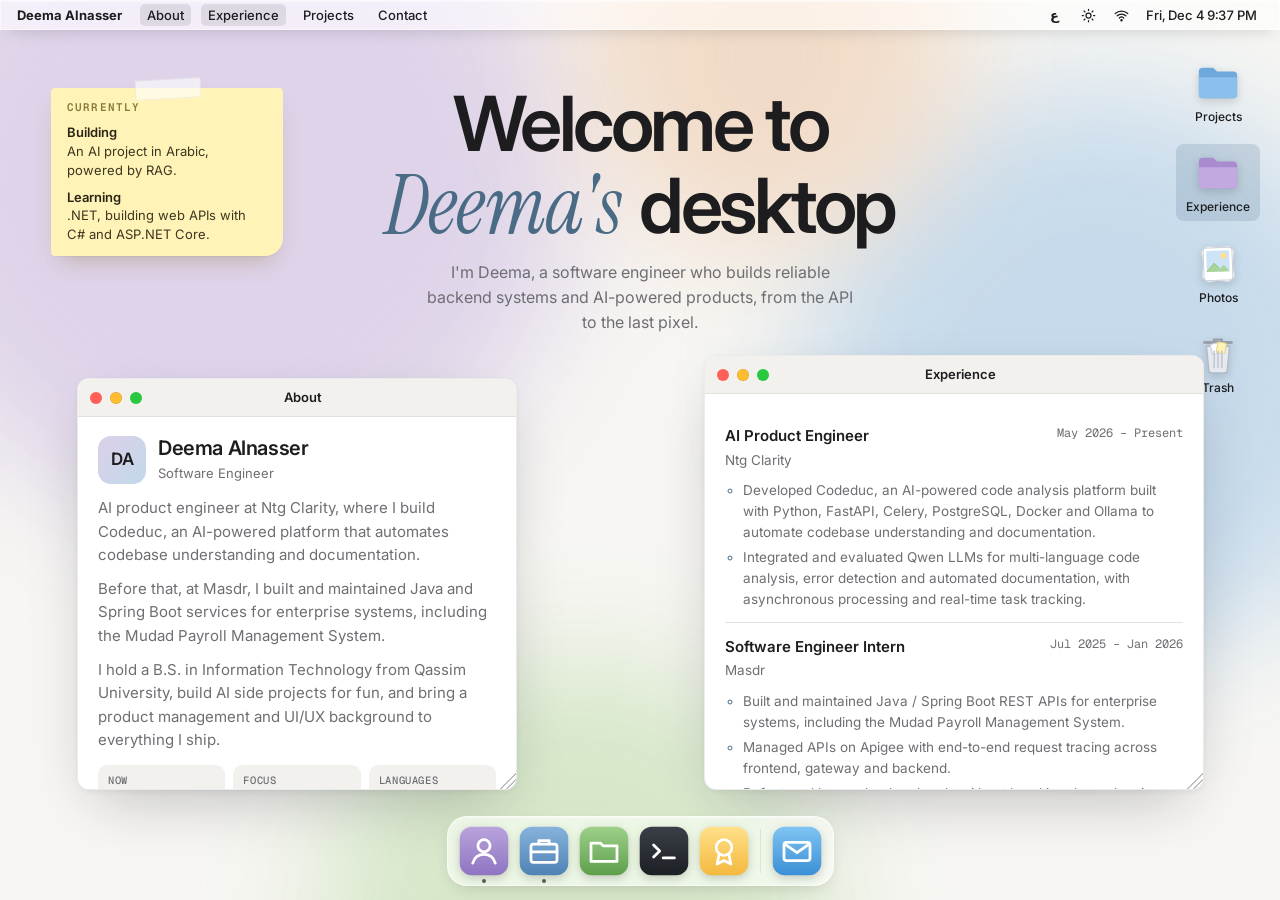
<file: index.html>
<!doctype html>
<html lang="en" dir="ltr" data-theme="light">
<head>
<meta charset="utf-8">
<meta name="viewport" content="width=device-width, initial-scale=1, viewport-fit=cover">
<title>Deema Alnasser · Software Engineer</title>
<link rel="icon" type="image/png" sizes="32x32" href="assets/img/favicon-32.png">
<link rel="icon" type="image/png" sizes="192x192" href="assets/img/favicon-192.png">
<link rel="apple-touch-icon" href="assets/img/apple-touch-icon.png">
<script defer src="https://cloud.umami.is/script.js" data-website-id="d9d3efde-2d02-4168-846e-6823e8592973"></script>
<meta name="description" content="Deema Alnasser, software engineer. Projects, experience, skills and certificates.">
<meta property="og:title" content="Deema Alnasser · Software Engineer">
<meta property="og:description" content="Software engineer building reliable, well-designed web products.">
<meta property="og:type" content="website">
<link rel="preconnect" href="https://fonts.googleapis.com">
<link rel="preconnect" href="https://fonts.gstatic.com" crossorigin>
<link rel="preconnect" href="https://github.com">
<link rel="preconnect" href="https://github-production-user-asset-6210df.s3.amazonaws.com">
<link rel="stylesheet" href="https://fonts.googleapis.com/css2?family=Inter:wght@300;400;500;600;700&family=Geist+Mono:wght@400;500&family=Instrument+Serif:ital@0;1&family=IBM+Plex+Sans+Arabic:wght@400;500;600;700&display=swap">
<link rel="stylesheet" href="assets/css/style.css">
</head>
<body>
<main id="desktop">
  <div class="wallpaper" aria-hidden="true"><i></i><i></i><i></i><i></i></div>

  <nav class="menubar glass gutter" aria-label="Main">
    <ul>
      <li class="brand" data-t="name"></li>
      <li class="hide-sm"><button data-open="about" data-t="about"></button></li>
      <li class="hide-sm"><button data-open="experience" data-t="experience"></button></li>
      <li class="hide-sm"><button data-open="projects" data-t="projects"></button></li>
      <li class="hide-sm"><button data-open="contact" data-t="contact"></button></li>
    </ul>
    <ul class="right">
      <li><button type="button" data-lang-toggle aria-label="Switch language" style="font-weight:600;min-width:28px;justify-content:center"></button></li>
      <li><button type="button" data-theme-toggle aria-label="Switch light or dark"></button></li>
      <li class="hide-sm" aria-hidden="true"><svg viewBox="0 0 24 24" fill="none" stroke="currentColor" stroke-width="2" stroke-linecap="round" style="margin-inline:.3rem"><path d="M2 8.8a15 15 0 0 1 20 0M5 12.5a10 10 0 0 1 14 0M8.5 16a5 5 0 0 1 7 0"/><circle cx="12" cy="19.5" r="1" fill="currentColor"/></svg></li>
      <li class="clock" data-clock>--</li>
    </ul>
  </nav>

  <div class="desk gutter" id="desk">
    <header class="hello">
      <h1 data-h1>Welcome to<br>Deema's desktop</h1>
      <p data-intro></p>
    </header>

    <aside class="note" id="note" aria-label="Currently"></aside>

    <div class="icons">
      <button class="dicon" data-open="projects"><svg viewBox="0 0 48 48"><path d="M4 12a4 4 0 0 1 4-4h11l4 4h17a4 4 0 0 1 4 4v20a4 4 0 0 1-4 4H8a4 4 0 0 1-4-4z" fill="#6EA8DC"/><path d="M4 18h40v18a4 4 0 0 1-4 4H8a4 4 0 0 1-4-4z" fill="#8CC0EC"/></svg><span data-t="projects"></span></button>
      <button class="dicon" data-open="experience"><svg viewBox="0 0 48 48"><path d="M4 12a4 4 0 0 1 4-4h11l4 4h17a4 4 0 0 1 4 4v20a4 4 0 0 1-4 4H8a4 4 0 0 1-4-4z" fill="#A98BCF"/><path d="M4 18h40v18a4 4 0 0 1-4 4H8a4 4 0 0 1-4-4z" fill="#C3A9E2"/></svg><span data-t="experience"></span></button>
      <button class="dicon" data-open="photos"><svg viewBox="0 0 48 48"><rect x="9" y="7" width="30" height="34" rx="3" fill="#fff" stroke="#d6d9df" transform="rotate(-9 24 24)"/><rect x="9" y="7" width="30" height="34" rx="3" fill="#fff" stroke="#d6d9df" transform="rotate(6 24 24)"/><g transform="rotate(-2 24 24)"><rect x="9" y="7" width="30" height="34" rx="3" fill="#fff" stroke="#ccd0d7"/><rect x="12" y="10" width="24" height="22" rx="1.5" fill="#CFE3F7"/><circle cx="30" cy="15.5" r="3" fill="#FFE08A"/><path d="M12 32l8-9 6 6 4-4 6 7z" fill="#A9D49A"/><path d="M12 32l8-9 5 5" fill="none" stroke="#86B97A" stroke-width=".8"/></g></svg><span data-t="photos"></span></button>
      <button class="dicon" data-open="trash"><svg viewBox="0 0 48 48"><path class="tr-lid" d="M10 12h28" stroke="#9aa0aa" stroke-width="3" stroke-linecap="round"/><path d="M20 12V9h8v3" fill="none" stroke="#9aa0aa" stroke-width="2.4"/><path d="M12 16h24l-2.4 25a3 3 0 0 1-3 2.7H17.4a3 3 0 0 1-3-2.7z" fill="#E7EAF0" stroke="#b4bac4" stroke-width="1.4"/><g class="tr-paper"><rect x="17" y="13" width="9" height="11" rx="1" fill="#fff" stroke="#c9ced6" transform="rotate(-14 21 18)"/><rect x="23" y="12" width="9" height="11" rx="1" fill="#FFF3B8" stroke="#e5d58a" transform="rotate(10 27 17)"/></g><path d="M20 21v17M24 21v17M28 21v17" stroke="#c3c8d0" stroke-width="1.6" stroke-linecap="round"/></svg><span data-t="trash"></span></button>
    </div>

    <div id="windows"></div>
  </div>

  <div class="dock-wrap">
    <nav class="dock glass" id="dock" aria-label="Sections"></nav>
  </div>
</main>

<script src="assets/js/content.js"></script>
<script src="assets/js/main.js"></script>
</body>
</html>
</file>
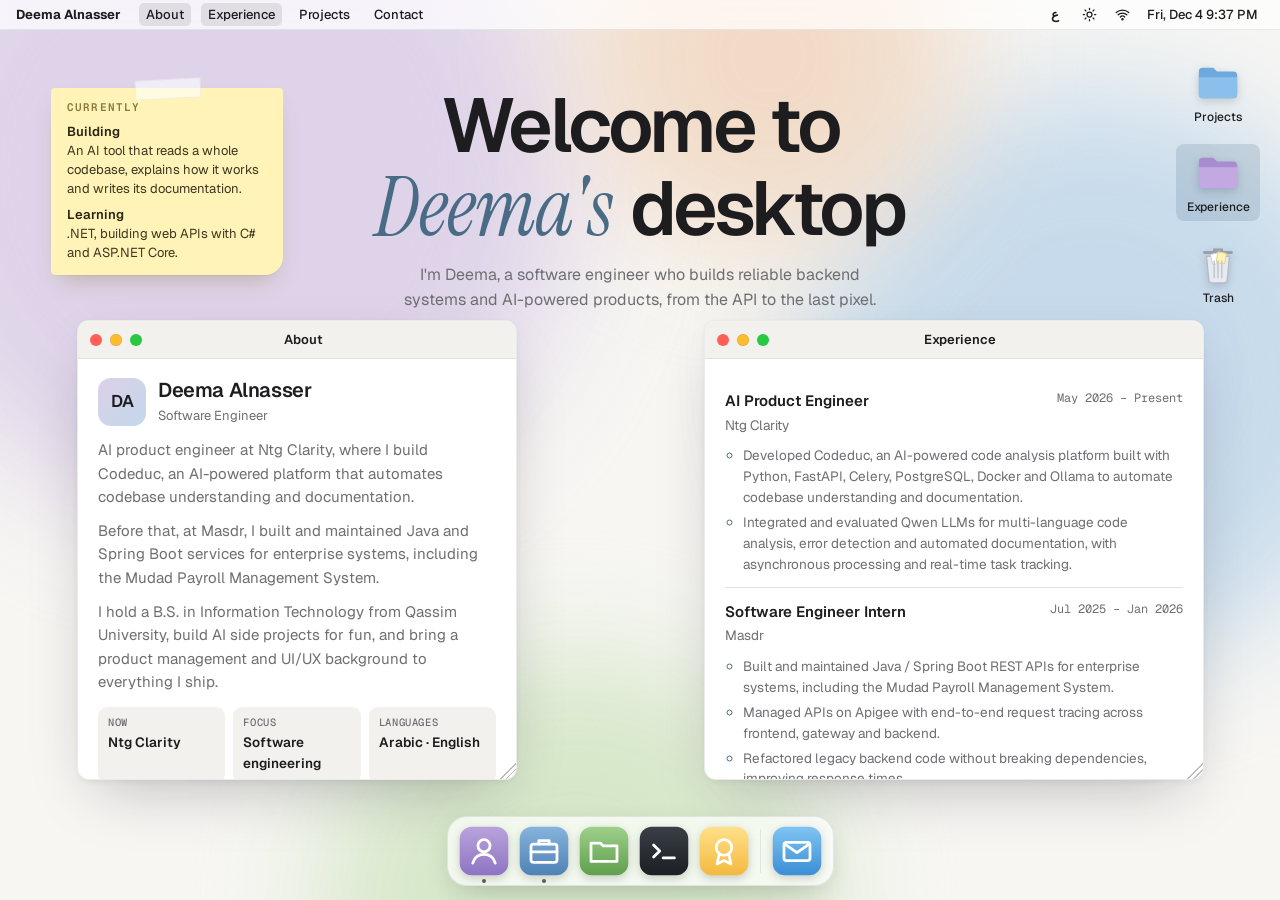
<file: Portfolio/index.html>
<!doctype html>
<html lang="en" dir="ltr" data-theme="light">
<head>
<meta charset="utf-8">
<meta name="viewport" content="width=device-width, initial-scale=1, viewport-fit=cover">
<title>Deema Alnasser · Software Engineer</title>
<meta name="description" content="Deema Alnasser, software engineer. Projects, experience, skills and certificates.">
<meta property="og:title" content="Deema Alnasser · Software Engineer">
<meta property="og:description" content="Software engineer building reliable, well-designed web products.">
<meta property="og:type" content="website">
<link rel="preconnect" href="https://fonts.googleapis.com">
<link rel="preconnect" href="https://fonts.gstatic.com" crossorigin>
<link rel="stylesheet" href="https://fonts.googleapis.com/css2?family=Geist:wght@300;400;500;600;700&family=Geist+Mono:wght@400;500&family=Instrument+Serif:ital@0;1&family=IBM+Plex+Sans+Arabic:wght@400;500;600;700&display=swap">
<link rel="stylesheet" href="assets/css/style.css">
</head>
<body>
<main id="desktop">
  <div class="wallpaper" aria-hidden="true"><i></i><i></i><i></i><i></i></div>

  <nav class="menubar glass gutter" aria-label="Main">
    <ul>
      <li class="brand" data-t="name"></li>
      <li class="hide-sm"><button data-open="about" data-t="about"></button></li>
      <li class="hide-sm"><button data-open="experience" data-t="experience"></button></li>
      <li class="hide-sm"><button data-open="projects" data-t="projects"></button></li>
      <li class="hide-sm"><button data-open="contact" data-t="contact"></button></li>
    </ul>
    <ul class="right">
      <li><button type="button" data-lang-toggle aria-label="Switch language" style="font-weight:600;min-width:28px;justify-content:center"></button></li>
      <li><button type="button" data-theme-toggle aria-label="Switch light or dark"></button></li>
      <li class="hide-sm" aria-hidden="true"><svg viewBox="0 0 24 24" fill="none" stroke="currentColor" stroke-width="2" stroke-linecap="round" style="margin-inline:.3rem"><path d="M2 8.8a15 15 0 0 1 20 0M5 12.5a10 10 0 0 1 14 0M8.5 16a5 5 0 0 1 7 0"/><circle cx="12" cy="19.5" r="1" fill="currentColor"/></svg></li>
      <li class="clock" data-clock>--</li>
    </ul>
  </nav>

  <div class="desk gutter" id="desk">
    <header class="hello">
      <h1 data-h1>Welcome to<br>Deema's desktop</h1>
      <p data-intro></p>
    </header>

    <aside class="note" id="note" aria-label="Currently"></aside>

    <div class="icons">
      <button class="dicon" data-open="projects"><svg viewBox="0 0 48 48"><path d="M4 12a4 4 0 0 1 4-4h11l4 4h17a4 4 0 0 1 4 4v20a4 4 0 0 1-4 4H8a4 4 0 0 1-4-4z" fill="#6EA8DC"/><path d="M4 18h40v18a4 4 0 0 1-4 4H8a4 4 0 0 1-4-4z" fill="#8CC0EC"/></svg><span data-t="projects"></span></button>
      <button class="dicon" data-open="experience"><svg viewBox="0 0 48 48"><path d="M4 12a4 4 0 0 1 4-4h11l4 4h17a4 4 0 0 1 4 4v20a4 4 0 0 1-4 4H8a4 4 0 0 1-4-4z" fill="#A98BCF"/><path d="M4 18h40v18a4 4 0 0 1-4 4H8a4 4 0 0 1-4-4z" fill="#C3A9E2"/></svg><span data-t="experience"></span></button>
      <button class="dicon" data-open="trash"><svg viewBox="0 0 48 48"><path class="tr-lid" d="M10 12h28" stroke="#9aa0aa" stroke-width="3" stroke-linecap="round"/><path d="M20 12V9h8v3" fill="none" stroke="#9aa0aa" stroke-width="2.4"/><path d="M12 16h24l-2.4 25a3 3 0 0 1-3 2.7H17.4a3 3 0 0 1-3-2.7z" fill="#E7EAF0" stroke="#b4bac4" stroke-width="1.4"/><g class="tr-paper"><rect x="17" y="13" width="9" height="11" rx="1" fill="#fff" stroke="#c9ced6" transform="rotate(-14 21 18)"/><rect x="23" y="12" width="9" height="11" rx="1" fill="#FFF3B8" stroke="#e5d58a" transform="rotate(10 27 17)"/></g><path d="M20 21v17M24 21v17M28 21v17" stroke="#c3c8d0" stroke-width="1.6" stroke-linecap="round"/></svg><span data-t="trash"></span></button>
    </div>

    <div id="windows"></div>
  </div>

  <div class="dock-wrap">
    <nav class="dock glass" id="dock" aria-label="Sections"></nav>
  </div>
</main>

<script src="assets/js/content.js"></script>
<script src="assets/js/main.js"></script>
</body>
</html>
</file>
<file: assets/css/style.css>
/* Thmanyah — local files (check the Thmanyah license before publishing) */
@font-face{font-family:"Thmanyah Sans";src:url(../fonts/thmanyahsans-Regular.woff2) format("woff2");font-weight:400;font-display:swap}
@font-face{font-family:"Thmanyah Sans";src:url(../fonts/thmanyahsans-Medium.woff2) format("woff2");font-weight:500;font-display:swap}
@font-face{font-family:"Thmanyah Sans";src:url(../fonts/thmanyahsans-Bold.woff2) format("woff2");font-weight:600 700;font-display:swap}
@font-face{font-family:"Thmanyah Serif Display";src:url(../fonts/thmanyahserifdisplay-Bold.woff2) format("woff2");font-weight:700;font-display:swap}
/* Deema Alnasser — portfolio. Mac desktop layout: menu bar, dock, draggable windows.
   English + Arabic (RTL). Colors are tokens on :root; dark theme under [data-theme="dark"]. */
:root{
  --paper:#F7F6F3; --surface:#FFFFFF; --surface-2:#F2F1EE; --ink:#1D1D1F; --muted:#6E6E73; --line:#E3E1DC;
  --accent:#496B85; --accent-ink:#FFFFFF; --accent-soft:#E3EBF2;
  --lav:#DCD0E8; --sage:#D3E6C5; --sky:#C2D8EB; --peach:#F1D9C4;
  --chrome:rgba(255,255,255,.72); --chrome-line:rgba(0,0,0,.08); --shadow:0 24px 60px -20px rgba(20,20,30,.28),0 2px 6px rgba(20,20,30,.06);
  --red:#FF5F57; --yellow:#FEBC2E; --green:#28C840;
  --sans:-apple-system,BlinkMacSystemFont,"SF Pro Text","SF Pro Display","Inter","Segoe UI",system-ui,sans-serif;
  --serif:"Instrument Serif",Georgia,serif;
  --mono:ui-monospace,"SF Mono",Menlo,"Geist Mono",monospace;
  --ease:cubic-bezier(.2,.7,.1,1);
}
:root[lang="ar"]{
  --sans:"Thmanyah Sans","IBM Plex Sans Arabic",-apple-system,"Inter","Segoe UI",Tahoma,sans-serif;
  --serif:"Thmanyah Serif Display","Thmanyah Sans","IBM Plex Sans Arabic",serif;
  --mono:"Thmanyah Sans","IBM Plex Sans Arabic","Geist Mono",ui-monospace,monospace;
}
@media (prefers-color-scheme:dark){:root:not([data-theme="light"]){
  --paper:#141416; --surface:#1E1E21; --surface-2:#252528; --ink:#F2F2F4; --muted:#9A9AA1; --line:#2F2F33;
  --accent:#93B3CC; --accent-ink:#0F161C; --accent-soft:#1F2A33;
  --lav:#3A3047; --sage:#2D3F27; --sky:#263A4D; --peach:#4A3526;
  --chrome:rgba(36,36,40,.72); --chrome-line:rgba(255,255,255,.08); --shadow:0 24px 60px -20px rgba(0,0,0,.7),0 2px 6px rgba(0,0,0,.3); color-scheme:dark}}
:root[data-theme="dark"]{
  --paper:#141416; --surface:#1E1E21; --surface-2:#252528; --ink:#F2F2F4; --muted:#9A9AA1; --line:#2F2F33;
  --accent:#93B3CC; --accent-ink:#0F161C; --accent-soft:#1F2A33;
  --lav:#3A3047; --sage:#2D3F27; --sky:#263A4D; --peach:#4A3526;
  --chrome:rgba(36,36,40,.72); --chrome-line:rgba(255,255,255,.08); --shadow:0 24px 60px -20px rgba(0,0,0,.7),0 2px 6px rgba(0,0,0,.3); color-scheme:dark}

*{box-sizing:border-box}
body{margin:0;background:var(--paper);color:var(--ink);font:400 15px/1.55 var(--sans);-webkit-font-smoothing:antialiased;overflow-x:clip}
:root[lang="ar"] body{font-size:16px;line-height:1.7}
a{color:inherit}
button{font:inherit;color:inherit}
:focus-visible{outline:2px solid var(--accent);outline-offset:2px;border-radius:6px}
.gutter{padding-left:max(16px,env(safe-area-inset-left,0px));padding-right:max(16px,env(safe-area-inset-right,0px))}

/* shared mac bits */
.lights{display:flex;gap:8px}
.lights i{width:12px;height:12px;border-radius:50%;display:block;background:var(--red);box-shadow:inset 0 0 0 .5px rgba(0,0,0,.15)}
.lights i:nth-child(2){background:var(--yellow)}.lights i:nth-child(3){background:var(--green)}
.lights button{appearance:none;border:0;padding:0;width:12px;height:12px;border-radius:50%;background:var(--red);cursor:pointer;display:grid;place-items:center}
.lights button svg{width:7px;height:7px;opacity:0;color:#7a1d17}
.lights:hover button svg{opacity:1}
.glass{background:var(--chrome);backdrop-filter:blur(24px) saturate(1.6);-webkit-backdrop-filter:blur(24px) saturate(1.6)}
.chip{display:inline-block;font:500 12px/1.2 var(--sans);padding:.4rem .6rem;border-radius:6px;background:var(--accent-soft);color:var(--ink)}
:root[lang="ar"] .chip{font-size:13px}
.tagdot{width:9px;height:9px;border-radius:50%;display:inline-block;flex:none}
.t-eng{background:#6E9BC4}.t-design{background:#B48FD0}.t-people{background:#7DB36A}
.kbd{direction:ltr;unicode-bidi:isolate;font:500 11px/1 "Geist Mono",ui-monospace,monospace;border:1px solid var(--line);border-bottom-width:2px;border-radius:5px;padding:.25rem .4rem;color:var(--muted);background:var(--surface)}

/* opening animation (shared) */
.hello h1{font:600 clamp(36px,min(6vw,8.5svh),76px)/1.05 var(--sans);letter-spacing:-.045em;margin:0;text-wrap:balance}
:root[lang="ar"] .hello h1{letter-spacing:0;line-height:1.25;font-weight:700}
.hello h1 .w{display:inline-block;animation:rise 1s var(--ease) both}
.hello h1 .w:nth-child(2){animation-delay:.07s}.hello h1 .w:nth-child(3){animation-delay:.14s}
.hello h1 em{font:italic 400 1.08em/1 var(--serif);letter-spacing:-.01em;color:var(--accent);padding-inline-end:.05em}
:root[lang="ar"] .hello h1 em{font-style:normal;font-weight:700;font-size:1em;letter-spacing:0}
.hello p{animation:fade 1s .3s var(--ease) both}
@keyframes rise{from{transform:translateY(30%);opacity:.0001;filter:blur(6px)}to{transform:none;opacity:1;filter:none}}
@keyframes fade{from{opacity:.0001;transform:translateY(8px)}to{opacity:1;transform:none}}
@keyframes pop{from{opacity:.0001;transform:scale(.94) translateY(12px)}to{opacity:1;transform:none}}
@keyframes shut{to{opacity:0;transform:scale(.92) translateY(14px)}}
.wallpaper{position:absolute;inset:0;overflow:hidden;z-index:0;background:var(--paper)}
.wallpaper i{position:absolute;border-radius:50%;filter:blur(60px);opacity:.9}
.wallpaper i:nth-child(1){width:55%;aspect-ratio:1;background:var(--lav);left:-10%;top:-20%;animation:drift 20s ease-in-out infinite alternate}
.wallpaper i:nth-child(2){width:45%;aspect-ratio:1;background:var(--sky);right:-8%;top:10%;animation:drift 24s ease-in-out infinite alternate-reverse}
.wallpaper i:nth-child(3){width:40%;aspect-ratio:1;background:var(--sage);left:25%;bottom:-30%;animation:drift 18s ease-in-out infinite alternate}
.wallpaper i:nth-child(4){width:30%;aspect-ratio:1;background:var(--peach);left:45%;top:-15%;animation:drift 26s ease-in-out infinite alternate-reverse}
@keyframes drift{to{transform:translate(8%,6%) scale(1.12)}}
.role-line{display:inline-flex;align-items:center;gap:.5rem;font:500 13px/1 var(--mono);color:var(--muted)}
:root[lang="ar"] .role-line{font-size:15px}
.role-line .dot{width:7px;height:7px;border-radius:50%;background:var(--green);box-shadow:0 0 0 3px color-mix(in srgb,var(--green) 25%,transparent)}
.caret{display:inline-block;width:1px;height:1em;background:currentColor;vertical-align:-.12em;margin-inline-start:1px;animation:blink 1s steps(1) infinite}
@keyframes blink{50%{opacity:0}}

/* ============ A. DESKTOP ============ */
#desktop{position:relative;min-height:max(560px,100svh);overflow:hidden}
.menubar{position:relative;z-index:30;height:30px;display:flex;align-items:center;justify-content:space-between;font:500 13px/1 var(--sans);border-bottom:1px solid var(--chrome-line)}
.menubar ul{display:flex;gap:.6rem;list-style:none;margin:0;padding:0;align-items:center}
.menubar .brand{font-weight:700;margin-inline-end:.5rem}
.menubar button{appearance:none;background:none;border:0;padding:.3rem .45rem;border-radius:5px;cursor:pointer;font-weight:500;display:flex;align-items:center}
.menubar button:hover,.menubar button.on{background:color-mix(in srgb,var(--ink) 10%,transparent)}
.menubar .right{gap:.35rem;font-variant-numeric:tabular-nums}
.menubar svg{width:15px;height:15px;display:block}
.menubar .clock{padding-inline:.4rem;white-space:nowrap}
@media(max-width:640px){.menubar .hide-sm{display:none}}
.desk{position:relative;z-index:1;height:calc(max(560px,100svh) - 30px);padding-block:clamp(20px,6svh,56px) 130px}
.desk .hello{text-align:center;position:relative;z-index:1}
.desk .hello p{color:var(--muted);max-width:44ch;margin:.9rem auto 0;font-size:16px}
.icons{position:absolute;inset-inline-end:max(20px,env(safe-area-inset-right,0px));top:24px;display:flex;flex-direction:column;gap:14px;z-index:2}
.dicon{appearance:none;background:none;border:0;cursor:pointer;display:flex;flex-direction:column;align-items:center;gap:4px;width:84px;padding:6px;border-radius:8px;font:500 12px/1.2 var(--sans)}
.dicon:hover,.dicon:focus-visible,.dicon.on{background:color-mix(in srgb,var(--accent) 18%,transparent)}
.dicon svg{width:46px;height:46px;filter:drop-shadow(0 3px 4px rgba(0,0,0,.15))}
@media(max-width:860px){.icons{display:none}}
.win{position:absolute;z-index:10;width:min(460px,calc(100% - 32px));border-radius:12px;background:var(--surface);box-shadow:var(--shadow);border:1px solid var(--chrome-line);overflow:hidden;animation:pop .45s var(--ease) both}
.win[hidden]{display:none!important}
.win.closing{animation:shut .22s ease-in both;pointer-events:none}
.win .bar{height:38px;display:flex;align-items:center;gap:12px;padding:0 12px;border-bottom:1px solid var(--line);cursor:grab;user-select:none;touch-action:none;background:var(--surface-2)}
.win .bar:active{cursor:grabbing}
.win .bar b{flex:1;text-align:center;font:600 13px/1 var(--sans);margin-inline-end:52px}
.win .body{padding:18px 20px;max-height:340px;overflow:auto}
.win h3{font:600 20px/1.3 var(--sans);letter-spacing:-.02em;margin:0 0 .4rem}
:root[lang="ar"] .win h3{letter-spacing:0}
.win p{margin:0 0 .7rem;color:var(--muted)}
.win.front{z-index:20}
.list{list-style:none;margin:0;padding:0}
.list li{display:grid;grid-template-columns:minmax(0,1fr) auto;gap:.15rem 1rem;padding:.75rem 0;border-bottom:1px solid var(--line)}
.list li:last-child{border-bottom:0}
.list b{font-weight:600}
.list .sub{color:var(--muted);font-size:13.5px;grid-column:1}
.list .date{font:400 12px/1.5 var(--mono);color:var(--muted);white-space:nowrap;grid-row:1;grid-column:2}
.list a{text-decoration:none}.list a:hover b{color:var(--accent)}
.skillgrid{display:grid;gap:14px}
.skillgrid h4{margin:0 0 .45rem;font:500 11px/1 var(--mono);letter-spacing:.08em;text-transform:uppercase;color:var(--muted);display:flex;align-items:center;gap:.4rem}
:root[lang="ar"] .skillgrid h4{font-size:13px;letter-spacing:0}
.skillgrid div div{display:flex;flex-wrap:wrap;gap:6px}
.contact-row{display:flex;flex-wrap:wrap;gap:8px;margin-top:.4rem}
.mbtn{display:inline-flex;align-items:center;gap:.45rem;text-decoration:none;font:500 13px/1 var(--sans);padding:.6rem .85rem;border-radius:8px;border:1px solid var(--line);background:var(--surface);cursor:pointer;transition:border-color .2s,transform .2s var(--ease)}
.mbtn:hover{border-color:var(--ink);transform:translateY(-1px)}
.mbtn.primary{background:var(--accent);color:var(--accent-ink);border-color:var(--accent)}
.mbtn svg{width:14px;height:14px}
.email{color:var(--ink);font:500 15px/1.4 "Geist Mono",ui-monospace,monospace;user-select:all;direction:ltr;unicode-bidi:isolate}
/* dock: room above for magnified icons and labels, nothing clipped */
.dock-wrap{position:absolute;left:0;right:0;bottom:14px;z-index:25;display:flex;justify-content:center;padding-inline:12px;pointer-events:none}
.dock{pointer-events:auto;display:flex;align-items:flex-end;gap:8px;padding:8px 10px;border-radius:20px;border:1px solid var(--chrome-line);box-shadow:0 10px 30px -10px rgba(0,0,0,.25);overflow:visible;position:relative}
.dock button{appearance:none;border:0;background:none;padding:0;cursor:pointer;position:relative;width:52px;height:52px;flex:none;transform-origin:50% 100%;transition:transform .16s ease-out,margin .16s ease-out}
.dock button:hover{z-index:2}
.dock button svg{width:100%;height:100%;display:block;filter:drop-shadow(0 3px 5px rgba(0,0,0,.18))}
.dock button::after{content:"";position:absolute;left:50%;bottom:-6px;width:4px;height:4px;border-radius:50%;background:var(--ink);opacity:0;transform:translateX(-50%)}
.dock button.open::after{opacity:.7}
.dock .tip{position:absolute;bottom:calc(100% + 10px);left:50%;transform:translateX(-50%);background:var(--surface);border:1px solid var(--line);box-shadow:0 4px 12px rgba(0,0,0,.12);
  font:500 12px/1 var(--sans);padding:.45rem .65rem;border-radius:7px;white-space:nowrap;opacity:0;pointer-events:none;transition:opacity .15s}
.dock button:hover .tip,.dock button:focus-visible .tip{opacity:1}
.dock .sep{width:1px;align-self:stretch;margin:4px 2px;background:var(--chrome-line)}
@media(max-width:700px){
  #desktop{min-height:0}
  .desk{height:auto;padding-block:40px 120px;display:flex;flex-direction:column;gap:16px}
  .win{position:relative!important;left:auto!important;top:auto!important;width:100%;margin-top:0}
  .win .bar{cursor:default}
  .dock-wrap{position:fixed;bottom:max(12px,env(safe-area-inset-bottom,0px))}
  .dock{max-width:100%;overflow-x:auto;scrollbar-width:none;gap:6px}
  .dock button{width:44px;height:44px}
  .dock .tip{display:none}
}

.ph{color:var(--muted);font-style:italic}
:root[lang="ar"] .ph{font-style:normal;opacity:.85}
@media (prefers-reduced-motion:reduce){*,*::before,*::after{animation:none!important;transition:none!important}}

/* ---- window content (CV) ---- */
.win .body{max-height:min(420px,60svh)}
.who{display:flex;align-items:center;gap:12px;margin-bottom:12px}
.who .avatar{width:48px;height:48px;border-radius:13px;display:grid;place-items:center;font:600 17px/1 var(--sans);background:linear-gradient(135deg,var(--lav),var(--sky));flex:none}
.who h3{margin:0}
.sub2{color:var(--muted);font-size:13px}
.facts2{display:grid;grid-template-columns:repeat(3,minmax(0,1fr));gap:8px;margin:14px 0 0}
.facts2 div{background:var(--surface-2);border-radius:9px;padding:9px 10px;min-width:0}
.facts2 dt{font:500 10.5px/1.2 var(--mono);color:var(--muted);text-transform:uppercase;letter-spacing:.06em}
:root[lang="ar"] .facts2 dt{font-size:12px;letter-spacing:0}
.facts2 dd{margin:3px 0 0;font-weight:600;font-size:13.5px}
.pts{grid-column:1/-1;margin:.45rem 0 0;padding-inline-start:1.1rem;color:var(--muted);font-size:13.5px;display:grid;gap:.25rem}
.pts li{padding:0;border:0;display:list-item}
.pts li::marker{color:var(--accent)}
.sec-h{margin:18px 0 2px;font:500 11px/1 var(--mono);letter-spacing:.08em;text-transform:uppercase;color:var(--muted)}
:root[lang="ar"] .sec-h{font-size:13px;letter-spacing:0}
.projects{display:grid;grid-template-columns:repeat(2,minmax(0,1fr));gap:10px}
@media(max-width:560px){.projects{grid-template-columns:1fr}.facts2{grid-template-columns:1fr}}
.proj{border-radius:12px;padding:13px 14px;display:flex;flex-direction:column;gap:4px;min-width:0;transition:transform .3s var(--ease)}
.proj:hover{transform:translateY(-2px)}
.p-lav{background:color-mix(in srgb,var(--lav) 55%,var(--surface))}.p-sky{background:color-mix(in srgb,var(--sky) 55%,var(--surface))}
.p-sage{background:color-mix(in srgb,var(--sage) 55%,var(--surface))}.p-peach{background:color-mix(in srgb,var(--peach) 55%,var(--surface))}
.proj-top{display:flex;justify-content:space-between;gap:8px;align-items:baseline}
.proj-top b{font-size:15px}
.proj .date{font:400 11.5px/1.4 var(--mono);color:var(--muted);white-space:nowrap}
.proj .sub{color:var(--muted);font-size:12.5px}
.proj p{margin:4px 0 6px;color:var(--ink);font-size:13px;opacity:.85}
.tags{display:flex;flex-wrap:wrap;gap:5px;margin-top:auto}
.tags .chip{background:color-mix(in srgb,var(--surface) 70%,transparent);font-size:11.5px;padding:.3rem .5rem}
.hl{display:flex;gap:10px;align-items:flex-start;margin-top:12px;padding:10px 12px;border-radius:10px;border:1px dashed var(--line)}
.hl span{color:var(--yellow);font-size:16px;line-height:1.3}
.hl p{margin:0;font-size:13px;color:var(--muted)}
.hl b{color:var(--ink)}

/* ---- resizable windows ---- */
.win{display:flex;flex-direction:column;max-width:min(900px,calc(100% - 32px))}
.win .bar{flex:none}
.win .body{flex:1 1 auto;min-height:0}
.win.sized .body{max-height:none}
.win.animating{transition:left .3s var(--ease),top .3s var(--ease),width .3s var(--ease),height .3s var(--ease)}
.lights .l-zoom{background:var(--green)}
.lights .l-zoom svg{color:#0b5a17}
.grip{position:absolute;inset-inline-end:0;bottom:0;width:18px;height:18px;cursor:nwse-resize;touch-action:none;
  background:linear-gradient(135deg,transparent 0 55%,var(--muted) 55% 60%,transparent 60% 70%,var(--muted) 70% 75%,transparent 75%);opacity:.45;transition:opacity .2s}
:root[dir="rtl"] .grip{cursor:nesw-resize;transform:scaleX(-1)}
.win:hover .grip{opacity:.8}
@media(max-width:700px){.grip{display:none}.win{max-width:100%}}

/* ---------- sticky note ---------- */
.note{position:absolute;z-index:3;inset-inline-start:max(32px,4vw);top:58px;width:232px;padding:14px 16px 12px;background:#FFF3B8;color:#3d3720;border-radius:4px 4px 18px 4px;box-shadow:0 1px 0 rgba(0,0,0,.04),0 12px 24px -10px rgba(120,95,20,.35);transform:rotate(-2.2deg);cursor:grab;user-select:none;touch-action:none;font-size:13px;line-height:1.45;animation:pop .6s .35s var(--ease) both;transition:transform .2s var(--ease),box-shadow .2s}
:root[lang="ar"] .note{transform:rotate(2.2deg);border-radius:4px 4px 4px 18px;font-size:14.5px}
.note::before{content:"";position:absolute;top:-9px;left:50%;width:64px;height:18px;margin-left:-32px;background:rgba(255,255,255,.6);border:1px solid rgba(0,0,0,.05);transform:rotate(-3deg)}
.note:hover{transform:rotate(0) translateY(-2px)}
.note.lift{cursor:grabbing;transform:rotate(0) scale(1.03);box-shadow:0 22px 40px -14px rgba(120,95,20,.45)}
.note .n-h{display:block;font:600 11px/1 var(--mono);letter-spacing:.1em;text-transform:uppercase;color:#8a7a3a;margin-bottom:10px}
:root[lang="ar"] .note .n-h{font:700 13px/1 var(--sans);letter-spacing:0}
.note p{margin:0 0 8px}.note p:last-child{margin:0}
.note p span{display:block;font-weight:600;color:#2a2513}
:root[data-theme="dark"] .note{background:#E9DB97}
@media(max-width:1100px){.note{position:relative;inset:auto;margin:22px auto 0;width:min(340px,100%);transform:rotate(-1deg);cursor:default;touch-action:auto}:root[lang="ar"] .note{transform:rotate(1deg)}.note:hover{transform:rotate(-1deg)}}

/* ---------- interactive terminal ---------- */
#win-skills .body{background:#1d2026;color:#d9dde4;font:13px/1.6 var(--mono);padding:14px 16px}
#win-skills .bar{background:#2a2e35;border-color:#15171b}
#win-skills .bar b{color:#c9ced6}
.t-row{white-space:pre-wrap;word-break:break-word;margin-bottom:6px;text-align:start}
:root[lang="ar"] .t-row:not(.t-cmd){font-family:var(--sans);font-size:14px}
.t-ps{color:#9ED08A}
.t-cmd{color:#fff;margin-top:8px}
.t-k{color:#B9A3DC;font-family:var(--mono);font-weight:500}
.t-dir{color:#7FC4F2}
.t-dim{color:#8b929d}.t-err{color:#F2A0A0}.t-ok{color:#9ED08A}
.t-row b{color:#FFE08A;font-weight:600}
.t-line{display:flex;gap:8px;align-items:center;cursor:text;margin-top:8px}
.t-in{flex:1;min-width:0;background:none;border:0;outline:0;color:#fff;font:inherit;caret-color:#9ED08A;padding:0}

/* ---------- trash ---------- */
.tr-list{list-style:none;margin:0;padding:0}
.tr-list li{display:flex;justify-content:space-between;gap:1rem;align-items:baseline;padding:.6rem 0;border-bottom:1px solid var(--line)}
.tr-list li:last-child{border-bottom:0}
.tr-f{font:500 12.5px/1.4 var(--mono);color:var(--ink);text-decoration:line-through;text-decoration-color:color-mix(in srgb,var(--muted) 60%,transparent)}
.tr-n{color:var(--muted);font-size:13px;text-align:end}
.tr-list li.gone{animation:trashOut .38s var(--ease) both}
@keyframes trashOut{to{opacity:0;transform:translateY(14px) scale(.9);filter:blur(2px)}}
.tr-foot{display:flex;justify-content:space-between;align-items:center;margin-top:14px;padding-top:12px;border-top:1px solid var(--line)}
.tr-c{font:400 12px/1 var(--mono);color:var(--muted)}
.tr-done{text-align:center;padding:28px 0 18px;margin:0!important}
.dicon.empty .tr-paper{display:none}

.proj-link{align-self:flex-end;display:inline-flex;align-items:center;gap:5px;margin-top:8px;font:500 12px/1 var(--sans);color:var(--ink);text-decoration:none;opacity:.75}
.proj-link svg{width:13px;height:13px}
.proj-link:hover{opacity:1;color:var(--accent)}

/* ---------- phones: no terminal, full-width windows that grow with their content ---------- */
@media(max-width:700px){
  #dock [data-open="skills"]{display:none}
  .win{width:100%!important;max-width:100%!important;height:auto!important;max-height:none!important}
  .win .body{max-height:none!important;overflow:visible}
  .win .l-zoom{pointer-events:none}
  .note{width:100%}
  .desk{padding-bottom:110px}
}

/* photos lives on the desktop; on phones (no desktop icons) it moves into the dock */
/* phones: Skills (tag list) takes Photos' dock spot; laptops keep the terminal and the Photos desktop icon */
#dock [data-open="photos"]{display:none}
@media(min-width:701px){#dock [data-open="skilllist"]{display:none}}

/* ---------- photos: macOS Photos look ---------- */
#win-photos{height:min(580px,calc(100svh - 170px))}
#win-photos .bar{position:absolute;top:0;inset-inline-start:0;width:196px;height:52px;padding:0 22px;background:transparent;border:0;z-index:4}
#win-photos .bar b{display:none}
#win-photos .body{padding:0;display:flex;flex-direction:column;max-height:none;overflow:hidden;background:var(--surface)}
.glass{background:color-mix(in srgb,var(--surface) 62%,transparent);backdrop-filter:blur(22px) saturate(1.8);-webkit-backdrop-filter:blur(22px) saturate(1.8);border:1px solid color-mix(in srgb,#fff 55%,transparent);box-shadow:0 6px 18px -8px rgba(0,0,0,.22),inset 0 1px 0 rgba(255,255,255,.55)}
:root[data-theme="dark"] .glass{border-color:rgba(255,255,255,.12);box-shadow:0 6px 18px -8px rgba(0,0,0,.6),inset 0 1px 0 rgba(255,255,255,.08)}
.pm{position:relative;flex:1;min-height:0;display:grid;grid-template-columns:188px minmax(0,1fr)}
.pm-side{margin:8px;margin-inline-end:0;padding:50px 8px 10px;border-radius:14px;display:flex;flex-direction:column;gap:1px;overflow:auto;
  background:color-mix(in srgb,var(--surface-2) 70%,var(--accent-soft));border:1px solid var(--line);box-shadow:inset 0 1px 0 rgba(255,255,255,.5)}
.pm-h{font:600 11px/1 var(--sans);color:var(--muted);padding:12px 8px 6px}
:root[lang="ar"] .pm-h{font-size:12.5px}
.pm-src{appearance:none;border:0;background:none;display:flex;align-items:center;gap:8px;padding:6px 8px;border-radius:8px;font:500 13px/1.2 var(--sans);color:var(--ink);cursor:default;text-align:start;width:100%}
:root[lang="ar"] .pm-src{font-size:14px}
.pm-src svg{width:17px;height:17px;flex:none;color:#0A84FF}
.pm-src span{overflow:hidden;text-overflow:ellipsis;white-space:nowrap}
.pm-src:hover{background:color-mix(in srgb,var(--ink) 5%,transparent)}
.pm-src.on{background:color-mix(in srgb,var(--ink) 9%,transparent)}
.pm-main{position:relative;min-width:0;min-height:0;display:flex;flex-direction:column}
.pm-top{position:absolute;inset:0 0 auto 0;z-index:3;display:flex;align-items:flex-start;justify-content:space-between;gap:12px;padding:12px 16px 26px;
  background:linear-gradient(var(--surface) 30%,color-mix(in srgb,var(--surface) 70%,transparent) 65%,transparent);pointer-events:none}
.pm-top>*{pointer-events:auto}
.pm-title{display:block;font:700 22px/1.15 var(--sans);letter-spacing:-.02em}
:root[lang="ar"] .pm-title{letter-spacing:0}
.pm-count{font:500 12px/1.4 var(--sans);color:var(--muted)}
.pm-zoom,.pm-cap{display:flex;align-items:center;border-radius:999px;height:32px;padding:0 3px}
.pm-zoom button,.pm-cap button{appearance:none;border:0;background:none;width:30px;height:28px;border-radius:999px;display:grid;place-items:center;color:var(--ink);cursor:pointer}
.pm-zoom button:hover,.pm-cap button:hover{background:color-mix(in srgb,var(--ink) 8%,transparent)}
.pm-zoom svg,.pm-cap svg{width:15px;height:15px}
.pm-zoom i,.pm-cap i{width:1px;height:16px;background:var(--line)}
:root[dir="rtl"] .pm-cap svg{transform:scaleX(-1)}
.pm-grid{--icon:120px;flex:1;overflow:auto;display:grid;grid-template-columns:repeat(auto-fill,minmax(calc(var(--icon) + 16px),1fr));gap:14px 6px;padding:86px 14px 16px;align-content:start;overscroll-behavior:contain}
.pm[data-zoom="0"] .pm-grid{--icon:72px}.pm[data-zoom="1"] .pm-grid{--icon:96px}.pm[data-zoom="2"] .pm-grid{--icon:120px}.pm[data-zoom="3"] .pm-grid{--icon:150px}.pm[data-zoom="4"] .pm-grid{--icon:190px}
.pm-tile{appearance:none;border:0;padding:0;background:none;cursor:default;display:flex;flex-direction:column;align-items:center;gap:3px;outline:0;color:var(--ink);min-width:0}
.pm-tile[hidden],.pm-tile.bad{display:none}
.pm-thumb{width:calc(var(--icon) + 12px);height:calc(var(--icon) * .82 + 12px);display:flex;align-items:center;justify-content:center;border-radius:7px;padding:6px}
.pm-thumb img{max-width:100%;max-height:100%;object-fit:contain;display:block;background:#fff;border:3px solid #fff;border-radius:2px;box-shadow:0 0 0 .5px rgba(0,0,0,.18),0 2px 5px rgba(0,0,0,.22)}
.pm-name{max-width:100%;padding:1px 6px;border-radius:4px;font:500 12px/1.3 var(--sans);text-align:center;display:-webkit-box;-webkit-line-clamp:2;-webkit-box-orient:vertical;overflow:hidden;word-break:break-word}
:root[lang="ar"] .pm-name{font-size:13px}
.pm-sub{font:400 11px/1.2 var(--sans);color:var(--muted)}
.pm-tile.sel .pm-thumb{background:color-mix(in srgb,var(--ink) 10%,transparent)}
.pm-tile.sel .pm-name{background:#0A64D6;color:#fff}
.pm-tile:focus-visible .pm-thumb{box-shadow:0 0 0 3px color-mix(in srgb,#0A84FF 55%,transparent)}
.ph-empty{text-align:center;padding:110px 20px 20px;color:var(--muted)}
.pm-seg{display:none}
/* in-window viewer (like opening a photo in Photos) */
.pm-view{position:absolute;inset:0;z-index:5;background:var(--surface);display:flex;flex-direction:column;opacity:0;transform:scale(.985);transition:opacity .2s,transform .25s var(--ease)}
.pm-view.in{opacity:1;transform:none}
.pm-vbar{display:flex;align-items:center;justify-content:space-between;gap:10px;padding:10px 14px}
.pm-vt{flex:1;min-width:0;text-align:center;display:flex;flex-direction:column}
.pm-vt b{font:600 13.5px/1.3 var(--sans);white-space:nowrap;overflow:hidden;text-overflow:ellipsis}
.pm-vt span{font:500 11.5px/1.3 var(--sans);color:var(--muted)}
.pm-stage{flex:1;min-height:0;display:flex;align-items:center;justify-content:center;padding:4px 18px 18px}
.pm-stage img{max-width:100%;max-height:100%;object-fit:contain;display:block;border-radius:2px}
/* phones: iPhone Photos */
@media(max-width:700px){
  #win-photos{height:auto}
  #win-photos .bar{position:relative;width:auto;height:38px;padding:0 12px;background:var(--surface-2);border-bottom:1px solid var(--line)}
  #win-photos .bar b{display:block}
  .pm{display:block}
  .pm-side,.pm-zoom{display:none}
  .pm-top{position:static;background:none;padding:14px 14px 10px}
  .pm-grid{--icon:84px!important;grid-template-columns:repeat(3,1fr);padding:4px 8px 16px;overflow:visible;gap:16px 4px}
  .pm-view{position:fixed;inset:auto 12px auto 12px;top:50%;z-index:300;max-height:calc(100svh - 64px);border-radius:18px;overflow:hidden;background:var(--surface);
    box-shadow:0 24px 60px -18px rgba(0,0,0,.45),0 0 0 1px var(--line);transform:translateY(-50%) scale(.96)}
  .pm-view.in{transform:translateY(-50%)}
  .pm-view .pm-vbar{padding:10px 10px 6px}
  .pm-view .pm-vt b{font-size:14px}
  .pm-stage{flex:none;padding:0 12px}
  .pm-stage img{max-height:58svh;width:auto;border-radius:10px;box-shadow:0 0 0 1px var(--line)}
  .pm-dots{display:flex!important;justify-content:center;gap:6px;padding:12px 0 14px}
  .pm-dots i{width:6px;height:6px;border-radius:50%;background:color-mix(in srgb,var(--ink) 22%,transparent)}
  .pm-dots i.on{background:var(--ink)}
  body.pm-lock::after{content:"";position:fixed;inset:0;z-index:299;background:rgba(20,22,28,.42);backdrop-filter:blur(3px);-webkit-backdrop-filter:blur(3px);animation:lbIn .2s ease both}
  .pm-ib{display:none}
}
.pm-ix{display:none}
@media(max-width:700px){.pm-ix{display:block}}
body.pm-lock{overflow:hidden}
.pm-view[hidden],.pm-cap[hidden],.ph-empty[hidden]{display:none!important}

.pm-dots{display:none}
/* phones: keep the dock to five apps */
@media(max-width:700px){#dock [data-open="resume"]{display:none}}

@keyframes lbIn{from{opacity:0}}

/* Arabic: email reads LTR but sits on the right */
:root[dir="rtl"] .email{text-align:right}
</file>
<file: Portfolio/assets/css/style.css>
/* Thmanyah — local files (check the Thmanyah license before publishing) */
@font-face{font-family:"Thmanyah Sans";src:url(../fonts/thmanyahsans-Regular.woff2) format("woff2");font-weight:400;font-display:swap}
@font-face{font-family:"Thmanyah Sans";src:url(../fonts/thmanyahsans-Medium.woff2) format("woff2");font-weight:500;font-display:swap}
@font-face{font-family:"Thmanyah Sans";src:url(../fonts/thmanyahsans-Bold.woff2) format("woff2");font-weight:600 700;font-display:swap}
@font-face{font-family:"Thmanyah Serif Display";src:url(../fonts/thmanyahserifdisplay-Bold.woff2) format("woff2");font-weight:700;font-display:swap}
/* Deema Alnasser — portfolio. Mac desktop layout: menu bar, dock, draggable windows.
   English + Arabic (RTL). Colors are tokens on :root; dark theme under [data-theme="dark"]. */
:root{
  --paper:#F7F6F3; --surface:#FFFFFF; --surface-2:#F2F1EE; --ink:#1D1D1F; --muted:#6E6E73; --line:#E3E1DC;
  --accent:#496B85; --accent-ink:#FFFFFF; --accent-soft:#E3EBF2;
  --lav:#DCD0E8; --sage:#D3E6C5; --sky:#C2D8EB; --peach:#F1D9C4;
  --chrome:rgba(255,255,255,.72); --chrome-line:rgba(0,0,0,.08); --shadow:0 24px 60px -20px rgba(20,20,30,.28),0 2px 6px rgba(20,20,30,.06);
  --red:#FF5F57; --yellow:#FEBC2E; --green:#28C840;
  --sans:"Geist",-apple-system,BlinkMacSystemFont,"Segoe UI",sans-serif;
  --serif:"Instrument Serif",Georgia,serif;
  --mono:"Geist Mono",ui-monospace,Menlo,monospace;
  --ease:cubic-bezier(.2,.7,.1,1);
}
:root[lang="ar"]{
  --sans:"Thmanyah Sans","IBM Plex Sans Arabic","Geist",-apple-system,"Segoe UI",Tahoma,sans-serif;
  --serif:"Thmanyah Serif Display","Thmanyah Sans","IBM Plex Sans Arabic",serif;
  --mono:"Thmanyah Sans","IBM Plex Sans Arabic","Geist Mono",ui-monospace,monospace;
}
@media (prefers-color-scheme:dark){:root:not([data-theme="light"]){
  --paper:#141416; --surface:#1E1E21; --surface-2:#252528; --ink:#F2F2F4; --muted:#9A9AA1; --line:#2F2F33;
  --accent:#93B3CC; --accent-ink:#0F161C; --accent-soft:#1F2A33;
  --lav:#3A3047; --sage:#2D3F27; --sky:#263A4D; --peach:#4A3526;
  --chrome:rgba(36,36,40,.72); --chrome-line:rgba(255,255,255,.08); --shadow:0 24px 60px -20px rgba(0,0,0,.7),0 2px 6px rgba(0,0,0,.3); color-scheme:dark}}
:root[data-theme="dark"]{
  --paper:#141416; --surface:#1E1E21; --surface-2:#252528; --ink:#F2F2F4; --muted:#9A9AA1; --line:#2F2F33;
  --accent:#93B3CC; --accent-ink:#0F161C; --accent-soft:#1F2A33;
  --lav:#3A3047; --sage:#2D3F27; --sky:#263A4D; --peach:#4A3526;
  --chrome:rgba(36,36,40,.72); --chrome-line:rgba(255,255,255,.08); --shadow:0 24px 60px -20px rgba(0,0,0,.7),0 2px 6px rgba(0,0,0,.3); color-scheme:dark}

*{box-sizing:border-box}
body{margin:0;background:var(--paper);color:var(--ink);font:400 15px/1.55 var(--sans);-webkit-font-smoothing:antialiased;overflow-x:clip}
:root[lang="ar"] body{font-size:16px;line-height:1.7}
a{color:inherit}
button{font:inherit;color:inherit}
:focus-visible{outline:2px solid var(--accent);outline-offset:2px;border-radius:6px}
.gutter{padding-left:max(16px,env(safe-area-inset-left,0px));padding-right:max(16px,env(safe-area-inset-right,0px))}

/* shared mac bits */
.lights{display:flex;gap:8px}
.lights i{width:12px;height:12px;border-radius:50%;display:block;background:var(--red);box-shadow:inset 0 0 0 .5px rgba(0,0,0,.15)}
.lights i:nth-child(2){background:var(--yellow)}.lights i:nth-child(3){background:var(--green)}
.lights button{appearance:none;border:0;padding:0;width:12px;height:12px;border-radius:50%;background:var(--red);cursor:pointer;display:grid;place-items:center}
.lights button svg{width:7px;height:7px;opacity:0;color:#7a1d17}
.lights:hover button svg{opacity:1}
.glass{background:var(--chrome);backdrop-filter:blur(24px) saturate(1.6);-webkit-backdrop-filter:blur(24px) saturate(1.6)}
.chip{display:inline-block;font:500 12px/1.2 var(--sans);padding:.4rem .6rem;border-radius:6px;background:var(--accent-soft);color:var(--ink)}
:root[lang="ar"] .chip{font-size:13px}
.tagdot{width:9px;height:9px;border-radius:50%;display:inline-block;flex:none}
.t-eng{background:#6E9BC4}.t-design{background:#B48FD0}.t-people{background:#7DB36A}
.kbd{direction:ltr;unicode-bidi:isolate;font:500 11px/1 "Geist Mono",ui-monospace,monospace;border:1px solid var(--line);border-bottom-width:2px;border-radius:5px;padding:.25rem .4rem;color:var(--muted);background:var(--surface)}

/* opening animation (shared) */
.hello h1{font:600 clamp(40px,6vw,76px)/1.05 var(--sans);letter-spacing:-.045em;margin:0;text-wrap:balance}
:root[lang="ar"] .hello h1{letter-spacing:0;line-height:1.25;font-weight:700}
.hello h1 .w{display:inline-block;animation:rise 1s var(--ease) both}
.hello h1 .w:nth-child(2){animation-delay:.07s}.hello h1 .w:nth-child(3){animation-delay:.14s}
.hello h1 em{font:italic 400 1.08em/1 var(--serif);letter-spacing:-.01em;color:var(--accent);padding-inline-end:.05em}
:root[lang="ar"] .hello h1 em{font-style:normal;font-weight:700;font-size:1em;letter-spacing:0}
.hello p{animation:fade 1s .3s var(--ease) both}
@keyframes rise{from{transform:translateY(30%);opacity:.0001;filter:blur(6px)}to{transform:none;opacity:1;filter:none}}
@keyframes fade{from{opacity:.0001;transform:translateY(8px)}to{opacity:1;transform:none}}
@keyframes pop{from{opacity:.0001;transform:scale(.94) translateY(12px)}to{opacity:1;transform:none}}
@keyframes shut{to{opacity:0;transform:scale(.92) translateY(14px)}}
.wallpaper{position:absolute;inset:0;overflow:hidden;z-index:0;background:var(--paper)}
.wallpaper i{position:absolute;border-radius:50%;filter:blur(60px);opacity:.9}
.wallpaper i:nth-child(1){width:55%;aspect-ratio:1;background:var(--lav);left:-10%;top:-20%;animation:drift 20s ease-in-out infinite alternate}
.wallpaper i:nth-child(2){width:45%;aspect-ratio:1;background:var(--sky);right:-8%;top:10%;animation:drift 24s ease-in-out infinite alternate-reverse}
.wallpaper i:nth-child(3){width:40%;aspect-ratio:1;background:var(--sage);left:25%;bottom:-30%;animation:drift 18s ease-in-out infinite alternate}
.wallpaper i:nth-child(4){width:30%;aspect-ratio:1;background:var(--peach);left:45%;top:-15%;animation:drift 26s ease-in-out infinite alternate-reverse}
@keyframes drift{to{transform:translate(8%,6%) scale(1.12)}}
.role-line{display:inline-flex;align-items:center;gap:.5rem;font:500 13px/1 var(--mono);color:var(--muted)}
:root[lang="ar"] .role-line{font-size:15px}
.role-line .dot{width:7px;height:7px;border-radius:50%;background:var(--green);box-shadow:0 0 0 3px color-mix(in srgb,var(--green) 25%,transparent)}
.caret{display:inline-block;width:1px;height:1em;background:currentColor;vertical-align:-.12em;margin-inline-start:1px;animation:blink 1s steps(1) infinite}
@keyframes blink{50%{opacity:0}}

/* ============ A. DESKTOP ============ */
#desktop{position:relative;min-height:max(780px,100svh);overflow:hidden}
.menubar{position:relative;z-index:30;height:30px;display:flex;align-items:center;justify-content:space-between;font:500 13px/1 var(--sans);border-bottom:1px solid var(--chrome-line)}
.menubar ul{display:flex;gap:.6rem;list-style:none;margin:0;padding:0;align-items:center}
.menubar .brand{font-weight:700;margin-inline-end:.5rem}
.menubar button{appearance:none;background:none;border:0;padding:.3rem .45rem;border-radius:5px;cursor:pointer;font-weight:500;display:flex;align-items:center}
.menubar button:hover,.menubar button.on{background:color-mix(in srgb,var(--ink) 10%,transparent)}
.menubar .right{gap:.35rem;font-variant-numeric:tabular-nums}
.menubar svg{width:15px;height:15px;display:block}
.menubar .clock{padding-inline:.4rem;white-space:nowrap}
@media(max-width:640px){.menubar .hide-sm{display:none}}
.desk{position:relative;z-index:1;height:calc(max(780px,100svh) - 30px);padding-block:56px 130px}
.desk .hello{text-align:center;position:relative;z-index:1}
.desk .hello p{color:var(--muted);max-width:44ch;margin:.9rem auto 0;font-size:16px}
.icons{position:absolute;inset-inline-end:max(20px,env(safe-area-inset-right,0px));top:24px;display:flex;flex-direction:column;gap:14px;z-index:2}
.dicon{appearance:none;background:none;border:0;cursor:pointer;display:flex;flex-direction:column;align-items:center;gap:4px;width:84px;padding:6px;border-radius:8px;font:500 12px/1.2 var(--sans)}
.dicon:hover,.dicon:focus-visible,.dicon.on{background:color-mix(in srgb,var(--accent) 18%,transparent)}
.dicon svg{width:46px;height:46px;filter:drop-shadow(0 3px 4px rgba(0,0,0,.15))}
@media(max-width:860px){.icons{display:none}}
.win{position:absolute;z-index:10;width:min(460px,calc(100% - 32px));border-radius:12px;background:var(--surface);box-shadow:var(--shadow);border:1px solid var(--chrome-line);overflow:hidden;animation:pop .45s var(--ease) both}
.win[hidden]{display:none!important}
.win.closing{animation:shut .22s ease-in both;pointer-events:none}
.win .bar{height:38px;display:flex;align-items:center;gap:12px;padding:0 12px;border-bottom:1px solid var(--line);cursor:grab;user-select:none;touch-action:none;background:var(--surface-2)}
.win .bar:active{cursor:grabbing}
.win .bar b{flex:1;text-align:center;font:600 13px/1 var(--sans);margin-inline-end:52px}
.win .body{padding:18px 20px;max-height:340px;overflow:auto}
.win h3{font:600 20px/1.3 var(--sans);letter-spacing:-.02em;margin:0 0 .4rem}
:root[lang="ar"] .win h3{letter-spacing:0}
.win p{margin:0 0 .7rem;color:var(--muted)}
.win.front{z-index:20}
.list{list-style:none;margin:0;padding:0}
.list li{display:grid;grid-template-columns:minmax(0,1fr) auto;gap:.15rem 1rem;padding:.75rem 0;border-bottom:1px solid var(--line)}
.list li:last-child{border-bottom:0}
.list b{font-weight:600}
.list .sub{color:var(--muted);font-size:13.5px;grid-column:1}
.list .date{font:400 12px/1.5 var(--mono);color:var(--muted);white-space:nowrap;grid-row:1;grid-column:2}
.list a{text-decoration:none}.list a:hover b{color:var(--accent)}
.skillgrid{display:grid;gap:14px}
.skillgrid h4{margin:0 0 .45rem;font:500 11px/1 var(--mono);letter-spacing:.08em;text-transform:uppercase;color:var(--muted);display:flex;align-items:center;gap:.4rem}
:root[lang="ar"] .skillgrid h4{font-size:13px;letter-spacing:0}
.skillgrid div div{display:flex;flex-wrap:wrap;gap:6px}
.contact-row{display:flex;flex-wrap:wrap;gap:8px;margin-top:.4rem}
.mbtn{display:inline-flex;align-items:center;gap:.45rem;text-decoration:none;font:500 13px/1 var(--sans);padding:.6rem .85rem;border-radius:8px;border:1px solid var(--line);background:var(--surface);cursor:pointer;transition:border-color .2s,transform .2s var(--ease)}
.mbtn:hover{border-color:var(--ink);transform:translateY(-1px)}
.mbtn.primary{background:var(--accent);color:var(--accent-ink);border-color:var(--accent)}
.mbtn svg{width:14px;height:14px}
.email{color:var(--ink);font:500 15px/1.4 "Geist Mono",ui-monospace,monospace;user-select:all;direction:ltr;unicode-bidi:isolate}
/* dock: room above for magnified icons and labels, nothing clipped */
.dock-wrap{position:absolute;left:0;right:0;bottom:14px;z-index:25;display:flex;justify-content:center;padding-inline:12px;pointer-events:none}
.dock{pointer-events:auto;display:flex;align-items:flex-end;gap:8px;padding:8px 10px;border-radius:20px;border:1px solid var(--chrome-line);box-shadow:0 10px 30px -10px rgba(0,0,0,.25);overflow:visible;position:relative}
.dock button{appearance:none;border:0;background:none;padding:0;cursor:pointer;position:relative;width:52px;height:52px;flex:none;transform-origin:50% 100%;transition:transform .16s ease-out,margin .16s ease-out}
.dock button:hover{z-index:2}
.dock button svg{width:100%;height:100%;display:block;filter:drop-shadow(0 3px 5px rgba(0,0,0,.18))}
.dock button::after{content:"";position:absolute;left:50%;bottom:-6px;width:4px;height:4px;border-radius:50%;background:var(--ink);opacity:0;transform:translateX(-50%)}
.dock button.open::after{opacity:.7}
.dock .tip{position:absolute;bottom:calc(100% + 10px);left:50%;transform:translateX(-50%);background:var(--surface);border:1px solid var(--line);box-shadow:0 4px 12px rgba(0,0,0,.12);
  font:500 12px/1 var(--sans);padding:.45rem .65rem;border-radius:7px;white-space:nowrap;opacity:0;pointer-events:none;transition:opacity .15s}
.dock button:hover .tip,.dock button:focus-visible .tip{opacity:1}
.dock .sep{width:1px;align-self:stretch;margin:4px 2px;background:var(--chrome-line)}
@media(max-width:700px){
  #desktop{min-height:0}
  .desk{height:auto;padding-block:40px 120px;display:flex;flex-direction:column;gap:16px}
  .win{position:relative!important;left:auto!important;top:auto!important;width:100%;margin-top:0}
  .win .bar{cursor:default}
  .dock-wrap{position:fixed;bottom:max(12px,env(safe-area-inset-bottom,0px))}
  .dock{max-width:100%;overflow-x:auto;scrollbar-width:none;gap:6px}
  .dock button{width:44px;height:44px}
  .dock .tip{display:none}
}

.ph{color:var(--muted);font-style:italic}
:root[lang="ar"] .ph{font-style:normal;opacity:.85}
@media (prefers-reduced-motion:reduce){*,*::before,*::after{animation:none!important;transition:none!important}}

/* ---- window content (CV) ---- */
.win .body{max-height:min(420px,60svh)}
.who{display:flex;align-items:center;gap:12px;margin-bottom:12px}
.who .avatar{width:48px;height:48px;border-radius:13px;display:grid;place-items:center;font:600 17px/1 var(--sans);background:linear-gradient(135deg,var(--lav),var(--sky));flex:none}
.who h3{margin:0}
.sub2{color:var(--muted);font-size:13px}
.facts2{display:grid;grid-template-columns:repeat(3,minmax(0,1fr));gap:8px;margin:14px 0 0}
.facts2 div{background:var(--surface-2);border-radius:9px;padding:9px 10px;min-width:0}
.facts2 dt{font:500 10.5px/1.2 var(--mono);color:var(--muted);text-transform:uppercase;letter-spacing:.06em}
:root[lang="ar"] .facts2 dt{font-size:12px;letter-spacing:0}
.facts2 dd{margin:3px 0 0;font-weight:600;font-size:13.5px}
.pts{grid-column:1/-1;margin:.45rem 0 0;padding-inline-start:1.1rem;color:var(--muted);font-size:13.5px;display:grid;gap:.25rem}
.pts li{padding:0;border:0;display:list-item}
.pts li::marker{color:var(--accent)}
.sec-h{margin:18px 0 2px;font:500 11px/1 var(--mono);letter-spacing:.08em;text-transform:uppercase;color:var(--muted)}
:root[lang="ar"] .sec-h{font-size:13px;letter-spacing:0}
.projects{display:grid;grid-template-columns:repeat(2,minmax(0,1fr));gap:10px}
@media(max-width:560px){.projects{grid-template-columns:1fr}.facts2{grid-template-columns:1fr}}
.proj{border-radius:12px;padding:13px 14px;display:flex;flex-direction:column;gap:4px;min-width:0;transition:transform .3s var(--ease)}
.proj:hover{transform:translateY(-2px)}
.p-lav{background:color-mix(in srgb,var(--lav) 55%,var(--surface))}.p-sky{background:color-mix(in srgb,var(--sky) 55%,var(--surface))}
.p-sage{background:color-mix(in srgb,var(--sage) 55%,var(--surface))}.p-peach{background:color-mix(in srgb,var(--peach) 55%,var(--surface))}
.proj-top{display:flex;justify-content:space-between;gap:8px;align-items:baseline}
.proj-top b{font-size:15px}
.proj .date{font:400 11.5px/1.4 var(--mono);color:var(--muted);white-space:nowrap}
.proj .sub{color:var(--muted);font-size:12.5px}
.proj p{margin:4px 0 6px;color:var(--ink);font-size:13px;opacity:.85}
.tags{display:flex;flex-wrap:wrap;gap:5px;margin-top:auto}
.tags .chip{background:color-mix(in srgb,var(--surface) 70%,transparent);font-size:11.5px;padding:.3rem .5rem}
.hl{display:flex;gap:10px;align-items:flex-start;margin-top:12px;padding:10px 12px;border-radius:10px;border:1px dashed var(--line)}
.hl span{color:var(--yellow);font-size:16px;line-height:1.3}
.hl p{margin:0;font-size:13px;color:var(--muted)}
.hl b{color:var(--ink)}

/* ---- resizable windows ---- */
.win{display:flex;flex-direction:column;max-width:min(900px,calc(100% - 32px))}
.win .bar{flex:none}
.win .body{flex:1 1 auto;min-height:0}
.win.sized .body{max-height:none}
.win.animating{transition:left .3s var(--ease),top .3s var(--ease),width .3s var(--ease),height .3s var(--ease)}
.lights .l-zoom{background:var(--green)}
.lights .l-zoom svg{color:#0b5a17}
.grip{position:absolute;inset-inline-end:0;bottom:0;width:18px;height:18px;cursor:nwse-resize;touch-action:none;
  background:linear-gradient(135deg,transparent 0 55%,var(--muted) 55% 60%,transparent 60% 70%,var(--muted) 70% 75%,transparent 75%);opacity:.45;transition:opacity .2s}
:root[dir="rtl"] .grip{cursor:nesw-resize;transform:scaleX(-1)}
.win:hover .grip{opacity:.8}
@media(max-width:700px){.grip{display:none}.win{max-width:100%}}

/* ---------- sticky note ---------- */
.note{position:absolute;z-index:3;inset-inline-start:max(32px,4vw);top:58px;width:232px;padding:14px 16px 12px;background:#FFF3B8;color:#3d3720;border-radius:4px 4px 18px 4px;box-shadow:0 1px 0 rgba(0,0,0,.04),0 12px 24px -10px rgba(120,95,20,.35);transform:rotate(-2.2deg);cursor:grab;user-select:none;touch-action:none;font-size:13px;line-height:1.45;animation:pop .6s .35s var(--ease) both;transition:transform .2s var(--ease),box-shadow .2s}
:root[lang="ar"] .note{transform:rotate(2.2deg);border-radius:4px 4px 4px 18px;font-size:14.5px}
.note::before{content:"";position:absolute;top:-9px;left:50%;width:64px;height:18px;margin-left:-32px;background:rgba(255,255,255,.6);border:1px solid rgba(0,0,0,.05);transform:rotate(-3deg)}
.note:hover{transform:rotate(0) translateY(-2px)}
.note.lift{cursor:grabbing;transform:rotate(0) scale(1.03);box-shadow:0 22px 40px -14px rgba(120,95,20,.45)}
.note .n-h{display:block;font:600 11px/1 var(--mono);letter-spacing:.1em;text-transform:uppercase;color:#8a7a3a;margin-bottom:10px}
:root[lang="ar"] .note .n-h{font:700 13px/1 var(--sans);letter-spacing:0}
.note p{margin:0 0 8px}.note p:last-child{margin:0}
.note p span{display:block;font-weight:600;color:#2a2513}
:root[data-theme="dark"] .note{background:#E9DB97}
@media(max-width:1100px){.note{position:relative;inset:auto;margin:22px auto 0;width:min(340px,100%);transform:rotate(-1deg);cursor:default;touch-action:auto}:root[lang="ar"] .note{transform:rotate(1deg)}.note:hover{transform:rotate(-1deg)}}

/* ---------- interactive terminal ---------- */
#win-skills .body{background:#1d2026;color:#d9dde4;font:13px/1.6 var(--mono);padding:14px 16px}
#win-skills .bar{background:#2a2e35;border-color:#15171b}
#win-skills .bar b{color:#c9ced6}
.t-row{white-space:pre-wrap;word-break:break-word;margin-bottom:6px;text-align:start}
:root[lang="ar"] .t-row:not(.t-cmd){font-family:var(--sans);font-size:14px}
.t-ps{color:#9ED08A}
.t-cmd{color:#fff;margin-top:8px}
.t-k{color:#B9A3DC;font-family:var(--mono);font-weight:500}
.t-dir{color:#7FC4F2}
.t-dim{color:#8b929d}.t-err{color:#F2A0A0}.t-ok{color:#9ED08A}
.t-row b{color:#FFE08A;font-weight:600}
.t-line{display:flex;gap:8px;align-items:center;cursor:text;margin-top:8px}
.t-in{flex:1;min-width:0;background:none;border:0;outline:0;color:#fff;font:inherit;caret-color:#9ED08A;padding:0}

/* ---------- trash ---------- */
.tr-list{list-style:none;margin:0;padding:0}
.tr-list li{display:flex;justify-content:space-between;gap:1rem;align-items:baseline;padding:.6rem 0;border-bottom:1px solid var(--line)}
.tr-list li:last-child{border-bottom:0}
.tr-f{font:500 12.5px/1.4 var(--mono);color:var(--ink);text-decoration:line-through;text-decoration-color:color-mix(in srgb,var(--muted) 60%,transparent)}
.tr-n{color:var(--muted);font-size:13px;text-align:end}
.tr-list li.gone{animation:trashOut .38s var(--ease) both}
@keyframes trashOut{to{opacity:0;transform:translateY(14px) scale(.9);filter:blur(2px)}}
.tr-foot{display:flex;justify-content:space-between;align-items:center;margin-top:14px;padding-top:12px;border-top:1px solid var(--line)}
.tr-c{font:400 12px/1 var(--mono);color:var(--muted)}
.tr-done{text-align:center;padding:28px 0 18px;margin:0!important}
.dicon.empty .tr-paper{display:none}
</file>
